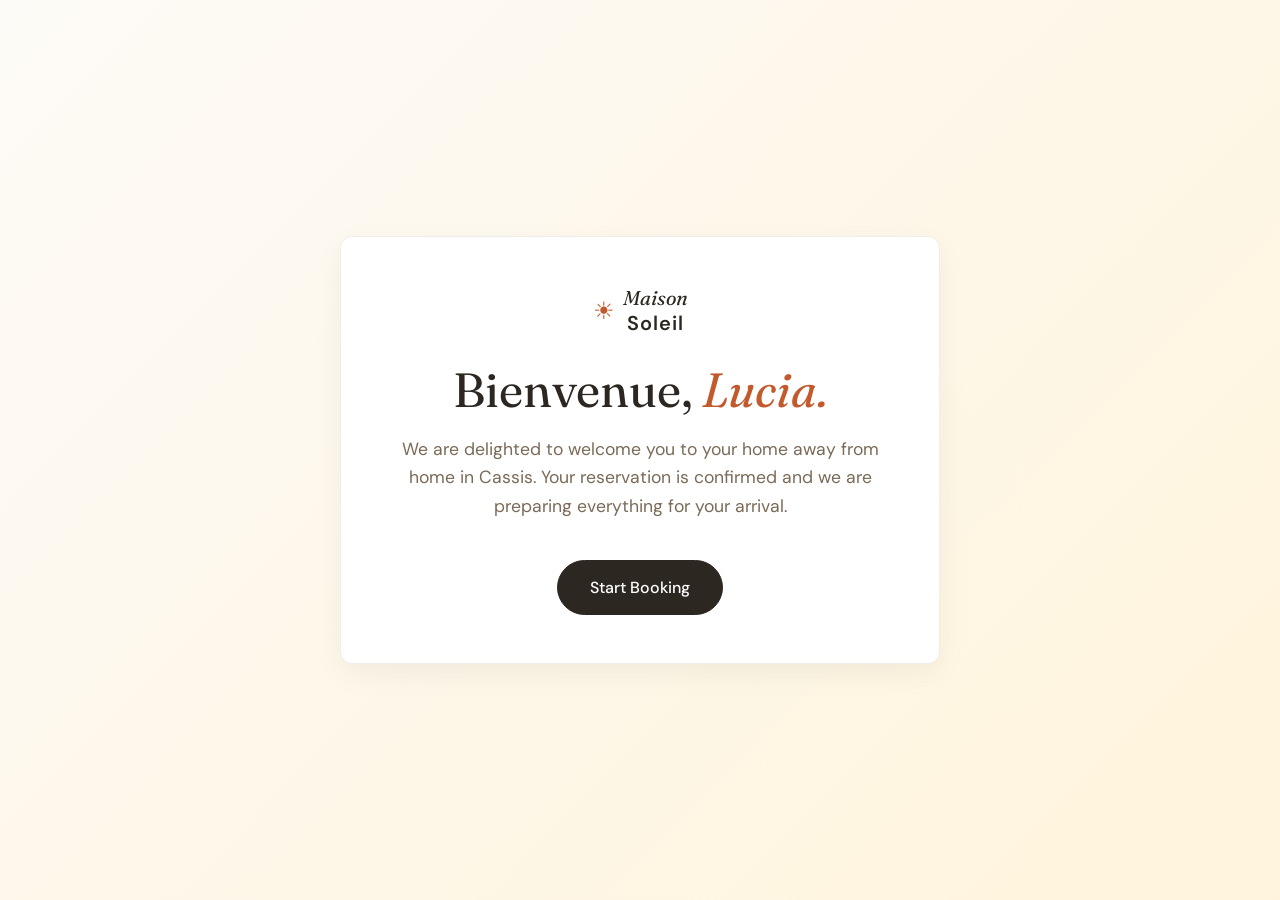
<file: index.html>
<!DOCTYPE html>
<html lang="en">
<head>
  <meta charset="UTF-8">
  <meta name="viewport" content="width=device-width, initial-scale=1.0">
  <title>Maison Soleil - Welcome</title>
  <link rel="preconnect" href="https://fonts.googleapis.com">
  <link rel="preconnect" href="https://fonts.gstatic.com" crossorigin>
  <link href="https://fonts.googleapis.com/css2?family=DM+Mono:wght@400;500&family=DM+Sans:wght@400;500;600&family=Fraunces:ital,opsz,wght@0,9..144,400;1,9..144,400&display=swap" rel="stylesheet">
  <link rel="stylesheet" href="css/style.css">
  <link rel="stylesheet" href="css/booking.css">
</head>
<body style="justify-content: center; align-items: center; text-align: center; padding: 2rem; background: linear-gradient(135deg, var(--neutral-50), var(--sun-50));">

  <div class="booking-container" style="max-width: 600px;">
    <a href="index.html" class="logo" style="justify-content: center; margin-bottom: 1.5rem;">
      <span class="sun-icon">☀</span>
      <div>
        <div style="font-family: var(--font-serif); font-style: italic;">Maison</div>
        <div style="font-weight: 600; letter-spacing: 0.05em;">Soleil</div>
      </div>
    </a>
    
    <h1 style="font-size: 3rem; margin-bottom: 1rem; color: var(--neutral-900);">Bienvenue, <span style="color: var(--terracotta-500); font-style: italic;">Lucia.</span></h1>
    <p style="color: var(--neutral-600); font-size: 1.1rem; margin-bottom: 2.5rem; line-height: 1.6;">We are delighted to welcome you to your home away from home in Cassis. Your reservation is confirmed and we are preparing everything for your arrival.</p>
    
    <a href="booking.html" class="btn btn-primary" style="padding: 1rem 2rem; font-size: 1rem;">Start Booking</a>
  </div>

</body>
</html>
</file>
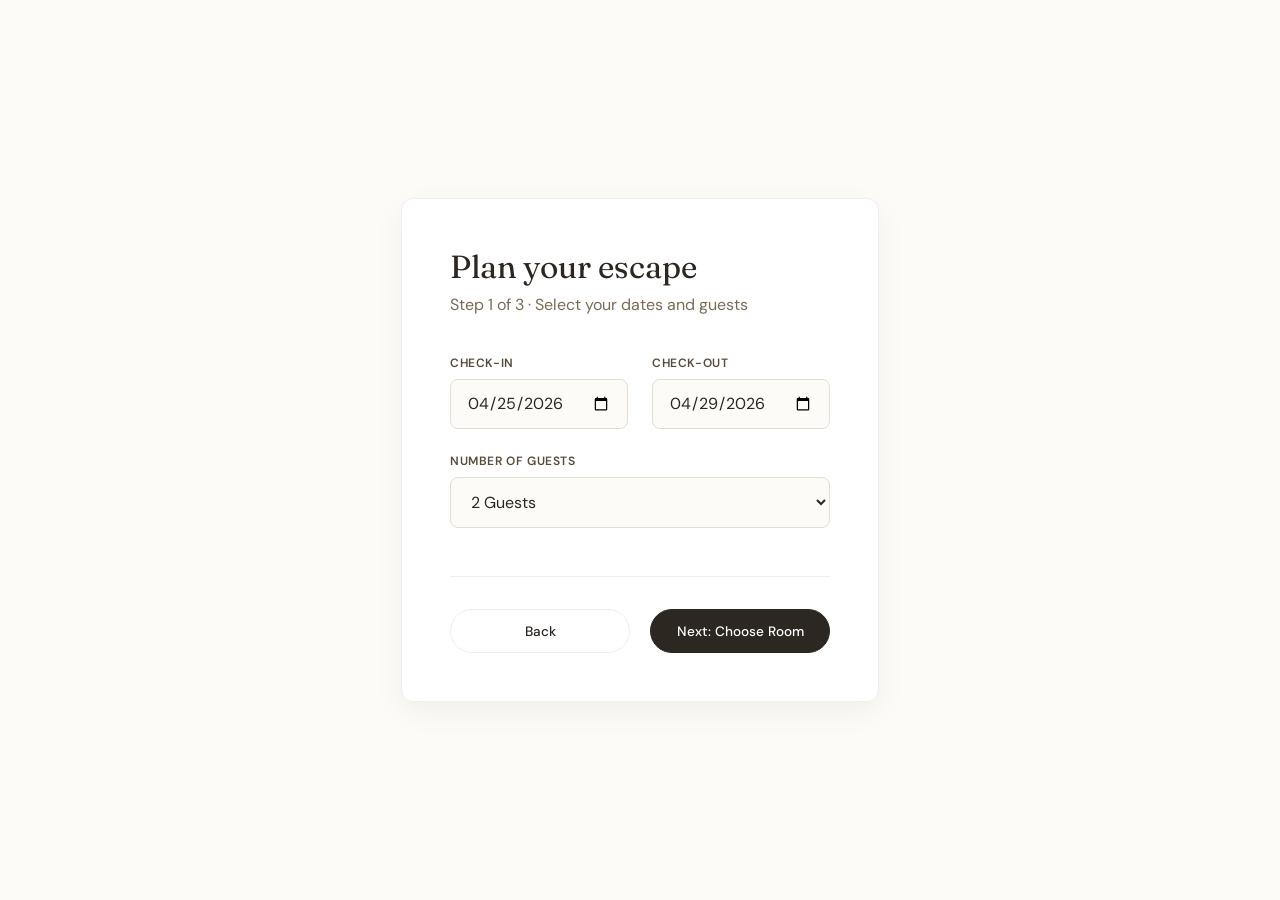
<file: booking.html>
<!DOCTYPE html>
<html lang="en">
<head>
  <meta charset="UTF-8">
  <meta name="viewport" content="width=device-width, initial-scale=1.0">
  <title>Book Your Stay - Maison Soleil</title>
  <link href="https://fonts.googleapis.com/css2?family=DM+Mono:wght@400;500&family=DM+Sans:wght@400;500;600&family=Fraunces:ital,opsz,wght@0,9..144,400;1,9..144,400&display=swap" rel="stylesheet">
  <link rel="stylesheet" href="css/style.css">
  <link rel="stylesheet" href="css/booking.css">
</head>
<body>
  <main class="main-content" style="margin-left: 0; width: 100%; display: flex; justify-content: center; align-items: center;">
    <div class="booking-container">
      <h2>Plan your escape</h2>
      <p class="subtitle">Step 1 of 3 · Select your dates and guests</p>

      <div class="form-row">
        <div class="form-group">
          <label>Check-in</label>
          <input type="date" id="checkin" class="form-control" value="2026-04-25">
        </div>
        <div class="form-group">
          <label>Check-out</label>
          <input type="date" id="checkout" class="form-control" value="2026-04-29">
        </div>
      </div>

      <div class="form-group">
        <label>Number of Guests</label>
        <select id="guests" class="form-control">
          <option value="1">1 Guest</option>
          <option value="2" selected>2 Guests</option>
          <option value="3">3 Guests</option>
          <option value="4">4 Guests</option>
        </select>
      </div>

      <div class="booking-nav">
        <a href="index.html" class="btn">Back</a>
        <button onclick="saveStep1()" class="btn btn-primary">Next: Choose Room</button>
      </div>
    </div>
  </main>

  <script src="js/booking.js"></script>
  <script>
    function saveStep1() {
      const checkin = document.getElementById('checkin').value;
      const checkout = document.getElementById('checkout').value;
      const guests = document.getElementById('guests').value;

      saveBookingData('checkin', checkin);
      saveBookingData('checkout', checkout);
      saveBookingData('guests', guests);

      window.location.href = 'rooms.html';
    }
  </script>
</body>
</html>
</file>
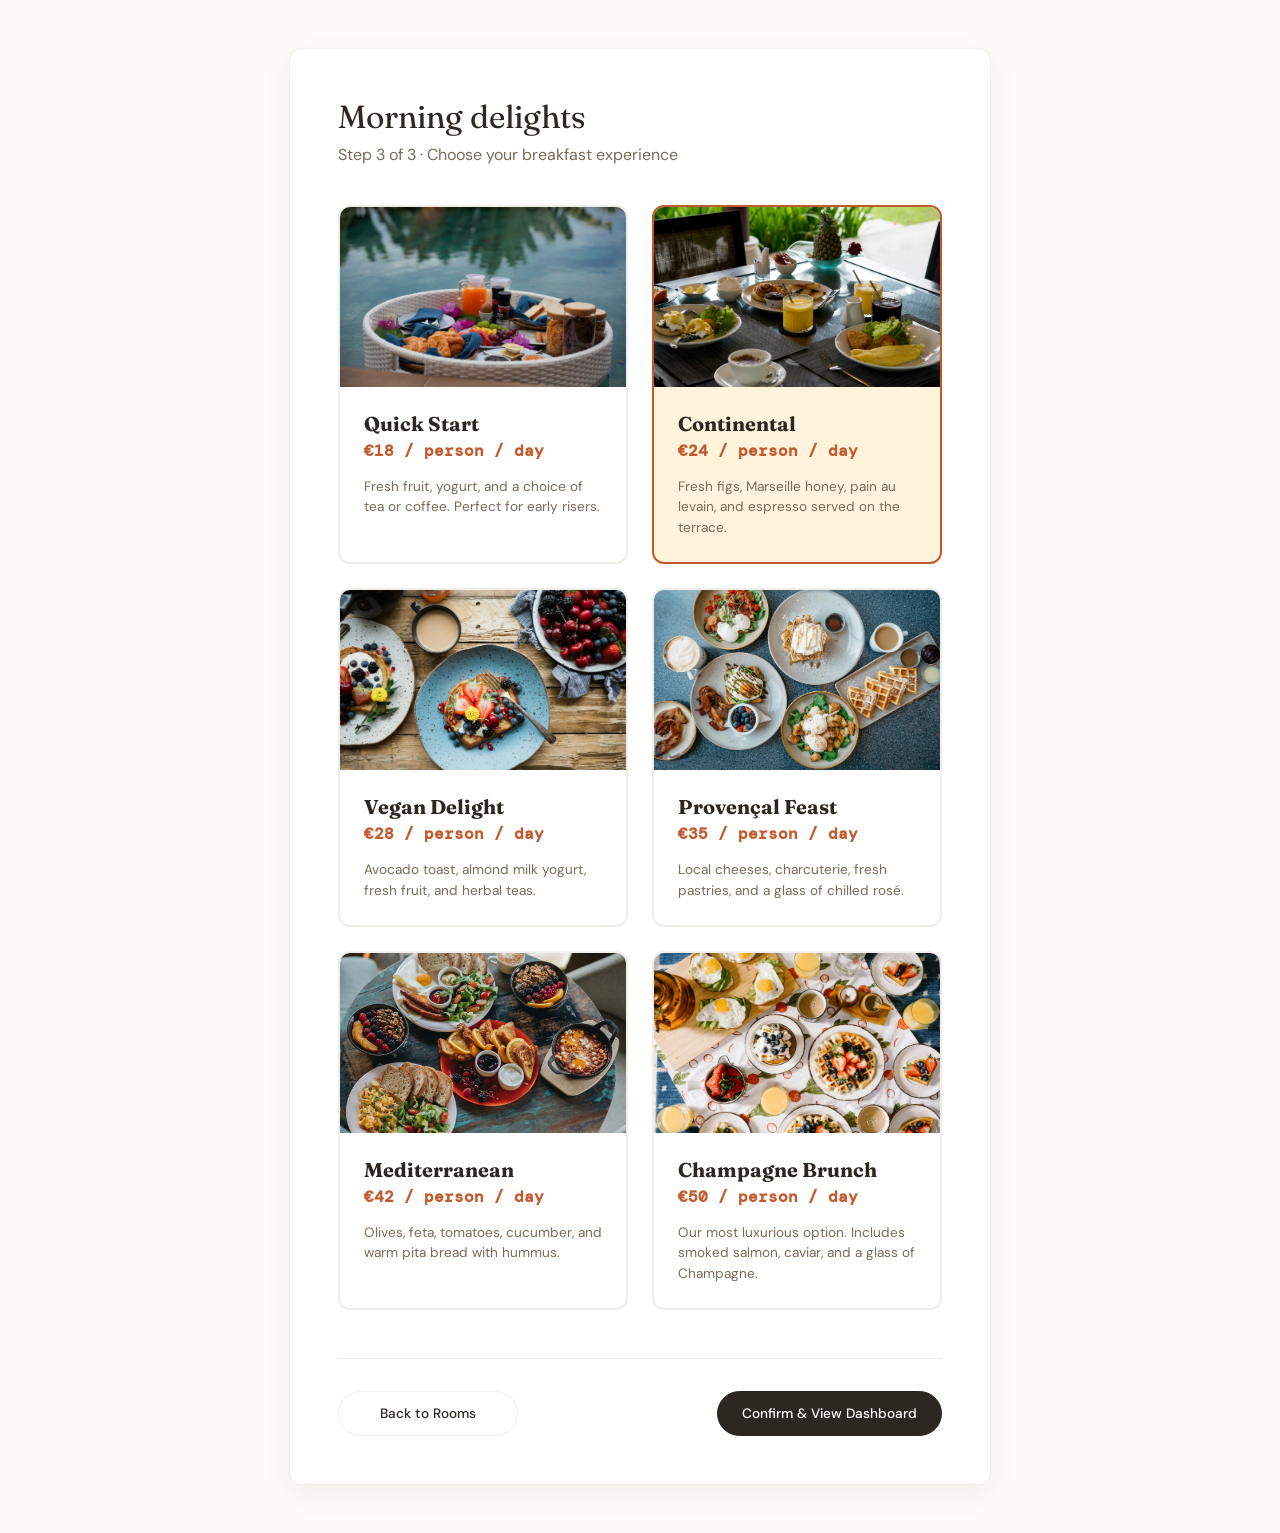
<file: breakfast.html>
<!DOCTYPE html>
<html lang="en">
<head>
  <meta charset="UTF-8">
  <meta name="viewport" content="width=device-width, initial-scale=1.0">
  <title>Breakfast Menu - Maison Soleil</title>
  <link href="https://fonts.googleapis.com/css2?family=DM+Mono:wght@400;500&family=DM+Sans:wght@400;500;600&family=Fraunces:ital,opsz,wght@0,9..144,400;1,9..144,400&display=swap" rel="stylesheet">
  <link rel="stylesheet" href="css/style.css">
  <link rel="stylesheet" href="css/booking.css">
</head>
<body>
  <main class="main-content" style="margin-left: 0; width: 100%; display: flex; justify-content: center; align-items: center;">
    <div class="booking-container">
      <h2>Morning delights</h2>
      <p class="subtitle">Step 3 of 3 · Choose your breakfast experience</p>

      <div class="selection-grid">
        <!-- Option 1 -->
        <div class="selection-card" onclick="selectBreakfast(this, 'b1')">
          <img src="img/b1.jpg" alt="Quick Start">
          <div class="card-body">
            <h4>Quick Start</h4>
            <div class="price">€18 / person / day</div>
            <p>Fresh fruit, yogurt, and a choice of tea or coffee. Perfect for early risers.</p>
          </div>
        </div>

        <!-- Option 2 -->
        <div class="selection-card" onclick="selectBreakfast(this, 'b2')">
          <img src="img/b2.jpg" alt="Continental">
          <div class="card-body">
            <h4>Continental</h4>
            <div class="price">€24 / person / day</div>
            <p>Fresh figs, Marseille honey, pain au levain, and espresso served on the terrace.</p>
          </div>
        </div>

        <!-- Option 3 -->
        <div class="selection-card" onclick="selectBreakfast(this, 'b3')">
          <img src="img/b3.jpg" alt="Vegan Delight">
          <div class="card-body">
            <h4>Vegan Delight</h4>
            <div class="price">€28 / person / day</div>
            <p>Avocado toast, almond milk yogurt, fresh fruit, and herbal teas.</p>
          </div>
        </div>

        <!-- Option 4 -->
        <div class="selection-card" onclick="selectBreakfast(this, 'b4')">
          <img src="img/b4.jpg" alt="Provençal Feast">
          <div class="card-body">
            <h4>Provençal Feast</h4>
            <div class="price">€35 / person / day</div>
            <p>Local cheeses, charcuterie, fresh pastries, and a glass of chilled rosé.</p>
          </div>
        </div>

        <!-- Option 5 -->
        <div class="selection-card" onclick="selectBreakfast(this, 'b5')">
          <img src="img/b5.jpg" alt="Mediterranean">
          <div class="card-body">
            <h4>Mediterranean</h4>
            <div class="price">€42 / person / day</div>
            <p>Olives, feta, tomatoes, cucumber, and warm pita bread with hummus.</p>
          </div>
        </div>

        <!-- Option 6 -->
        <div class="selection-card" onclick="selectBreakfast(this, 'b6')">
          <img src="img/b6.jpg" alt="Champagne Brunch">
          <div class="card-body">
            <h4>Champagne Brunch</h4>
            <div class="price">€50 / person / day</div>
            <p>Our most luxurious option. Includes smoked salmon, caviar, and a glass of Champagne.</p>
          </div>
        </div>
      </div>

      <div class="booking-nav">
        <a href="rooms.html" class="btn">Back to Rooms</a>
        <button onclick="saveBreakfast()" class="btn btn-primary">Confirm & View Dashboard</button>
      </div>
    </div>
  </main>

  <script src="js/booking.js"></script>
  <script>
    let selectedBreakfast = 'b2'; // Default

    function selectBreakfast(element, type) {
      document.querySelectorAll('.selection-card').forEach(card => card.classList.remove('selected'));
      element.classList.add('selected');
      selectedBreakfast = type;
    }

    function saveBreakfast() {
      saveBookingData('breakfast', selectedBreakfast);
      window.location.href = 'dashboard.html';
    }

    document.addEventListener('DOMContentLoaded', () => {
      const saved = getBookingData('breakfast', 'b2');
      const cards = document.querySelectorAll('.selection-card');
      cards.forEach(card => {
        if(card.getAttribute('onclick').includes(saved)) {
          card.classList.add('selected');
          selectedBreakfast = saved;
        }
      });
    });
  </script>
</body>
</html>
</file>
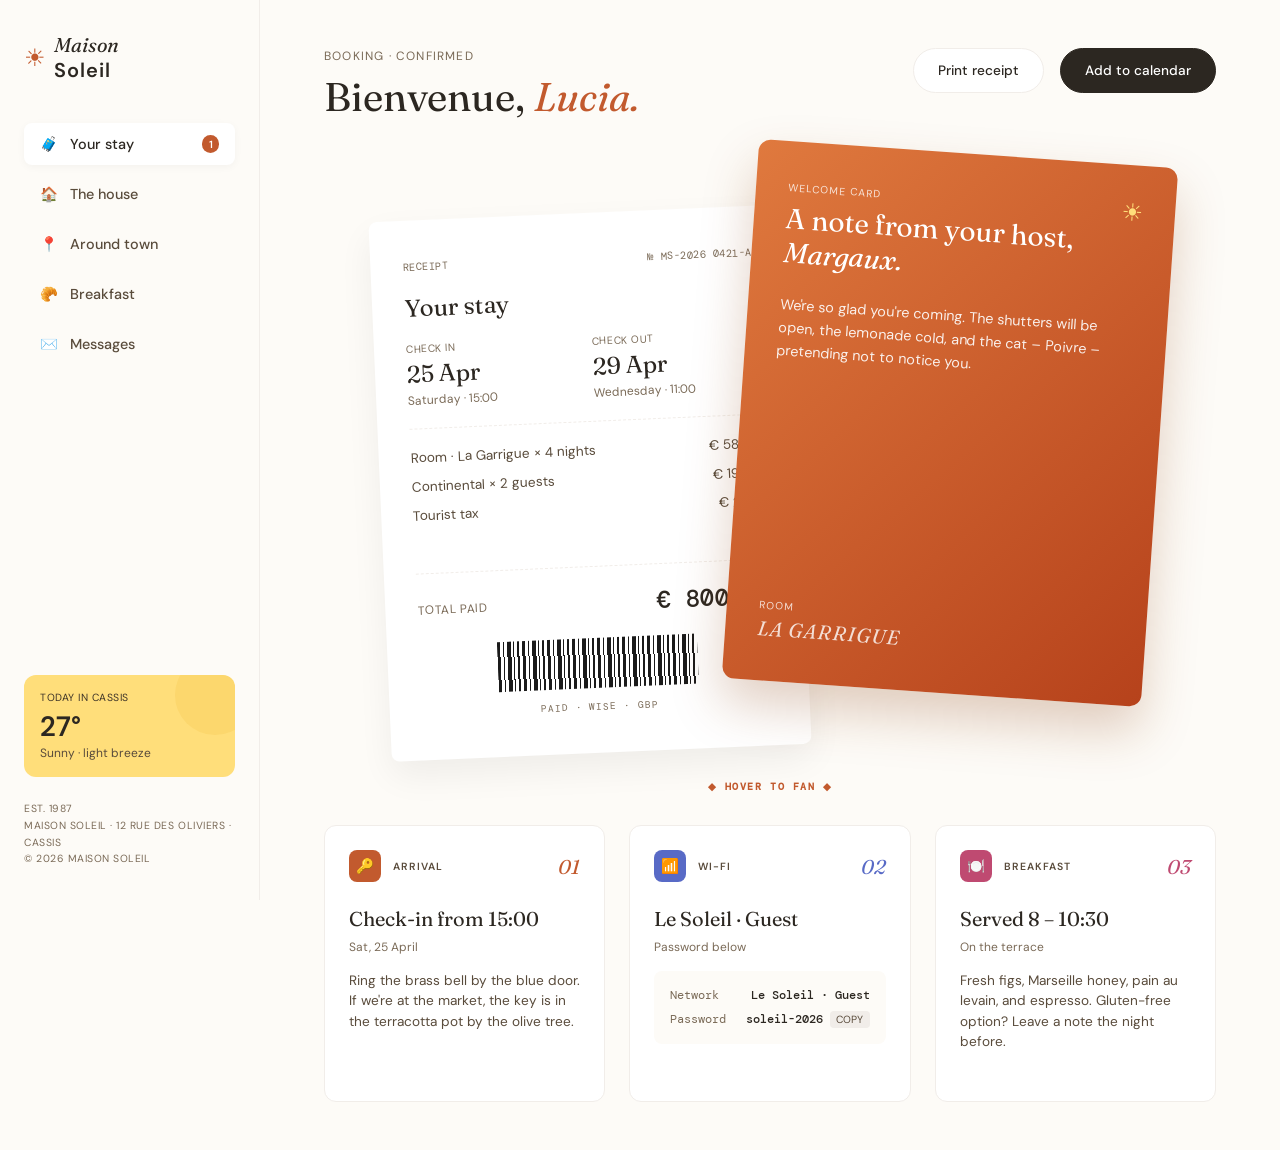
<file: dashboard.html>
<!DOCTYPE html>
<html lang="en">
<head>
  <meta charset="UTF-8">
  <meta name="viewport" content="width=device-width, initial-scale=1.0">
  <title>Maison Soleil - Your Stay</title>
  <link rel="preconnect" href="https://fonts.googleapis.com">
  <link rel="preconnect" href="https://fonts.gstatic.com" crossorigin>
  <link href="https://fonts.googleapis.com/css2?family=DM+Mono:wght@400;500&family=DM+Sans:wght@400;500;600&family=Fraunces:ital,opsz,wght@0,9..144,400;1,9..144,400&display=swap" rel="stylesheet">
  <link rel="stylesheet" href="css/style.css">
  <link rel="stylesheet" href="css/dashboard.css">
</head>
<body>

  <!-- Sidebar -->
  <aside class="sidebar">
    <a href="dashboard.html" class="logo">
      <span class="sun-icon">☀</span>
      <div>
        <div style="font-family: var(--font-serif); font-style: italic;">Maison</div>
        <div style="font-weight: 600; letter-spacing: 0.05em;">Soleil</div>
      </div>
    </a>

    <ul class="nav-menu">
      <li><a href="dashboard.html"><span>🧳</span> Your stay <span class="badge">1</span></a></li>
      <li><a href="house.html"><span>🏠</span> The house</a></li>
      <li><a href="town.html"><span>📍</span> Around town</a></li>
      <li><a href="breakfast.html"><span>🥐</span> Breakfast</a></li>
      <li><a href="messages.html"><span>✉️</span> Messages</a></li>
    </ul>

    <div class="sidebar-bottom">
      <div class="weather-widget">
        <div class="weather-label">Today in Cassis</div>
        <div class="weather-temp">27°</div>
        <div class="weather-desc">Sunny · light breeze</div>
      </div>
      <div class="copyright">
        Est. 1987<br>
        Maison Soleil · 12 Rue des Oliviers · Cassis<br>
        © 2026 Maison Soleil
      </div>
    </div>
  </aside>

  <!-- Main Content -->
  <main class="main-content">
    <header class="header-actions">
      <div class="header-text">
        <p>Booking · Confirmed</p>
        <h1>Bienvenue, <span>Lucia.</span></h1>
      </div>
      <div class="actions">
        <button class="btn" onclick="window.print()">Print receipt</button>
        <button class="btn btn-primary">Add to calendar</button>
      </div>
    </header>

    <!-- Hero Cards Section -->
    <section class="hero-cards">
      
      <!-- Card 1: Receipt (Background) -->
      <div class="receipt">
        <div class="receipt-header">
          <span>Receipt</span>
          <span>№ MS-2026 0421-AH</span>
        </div>
        <div class="receipt-title">Your stay</div>
        
        <div class="dates">
          <div>
            <div class="date-label">Check in</div>
            <div class="date-value">25 Apr</div>
            <div class="date-sub">Saturday · 15:00</div>
          </div>
          <div>
            <div class="date-label">Check out</div>
            <div class="date-value">29 Apr</div>
            <div class="date-sub">Wednesday · 11:00</div>
          </div>
        </div>

        <div class="line-items">
          <!-- Dynamically populated by dashboard.js -->
        </div>

        <div class="total">
          <span>Total paid</span>
          <span class="total-amount">€ 0.00</span>
        </div>

        <div class="barcode-container">
          <div class="barcode"></div>
          <div class="receipt-footer">Paid · Wise · GBP</div>
        </div>
      </div>

      <!-- Card 2: Welcome Card (Foreground) -->
      <div class="welcome-card">
        <span class="sun-icon">☀</span>
        <div class="welcome-label">Welcome Card</div>
        <div class="welcome-title">
          A note from your host,
          <span>Margaux.</span>
        </div>
        <div class="welcome-message">
          We're so glad you're coming. The shutters will be open, the lemonade cold, and the cat – Poivre – pretending not to notice you.
        </div>
        <div class="room-info">
          Room
          <div class="room-name">La Garrigue</div>
        </div>
      </div>

      <div class="hover-hint">◆ Hover to fan ◆</div>
    </section>

    <!-- Info Cards Section -->
    <section class="info-cards">
      <!-- Arrival -->
      <div class="info-card">
        <div class="card-header">
          <div class="card-title-group">
            <div class="icon-box arrival">🔑</div>
            <span class="card-label">Arrival</span>
          </div>
          <span class="card-number arrival">01</span>
        </div>
        <h3>Check-in from 15:00</h3>
        <div class="subtitle">Sat, 25 April</div>
        <p>Ring the brass bell by the blue door. If we're at the market, the key is in the terracotta pot by the olive tree.</p>
      </div>

      <!-- Wi-Fi -->
      <div class="info-card">
        <div class="card-header">
          <div class="card-title-group">
            <div class="icon-box wifi">📶</div>
            <span class="card-label">Wi-Fi</span>
          </div>
          <span class="card-number wifi">02</span>
        </div>
        <h3>Le Soleil · Guest</h3>
        <div class="subtitle">Password below</div>
        <div class="wifi-details">
          <div class="wifi-row">
            <span>Network</span>
            <span class="wifi-value">Le Soleil · Guest</span>
          </div>
          <div class="wifi-row">
            <span>Password</span>
            <span class="wifi-value">
              soleil-2026 
              <button class="copy-btn" onclick="copyWifi()">COPY</button>
            </span>
          </div>
        </div>
      </div>

      <!-- Breakfast -->
      <div class="info-card">
        <div class="card-header">
          <div class="card-title-group">
            <div class="icon-box breakfast">🍽️</div>
            <span class="card-label">Breakfast</span>
          </div>
          <span class="card-number breakfast">03</span>
        </div>
        <h3>Served 8 – 10:30</h3>
        <div class="subtitle">On the terrace</div>
        <p>Fresh figs, Marseille honey, pain au levain, and espresso. Gluten-free option? Leave a note the night before.</p>
      </div>
    </section>
  </main>

  <script src="js/booking.js"></script>
  <script src="js/dashboard.js"></script>
  <script src="js/main.js"></script>
</body>
</html>
</file>
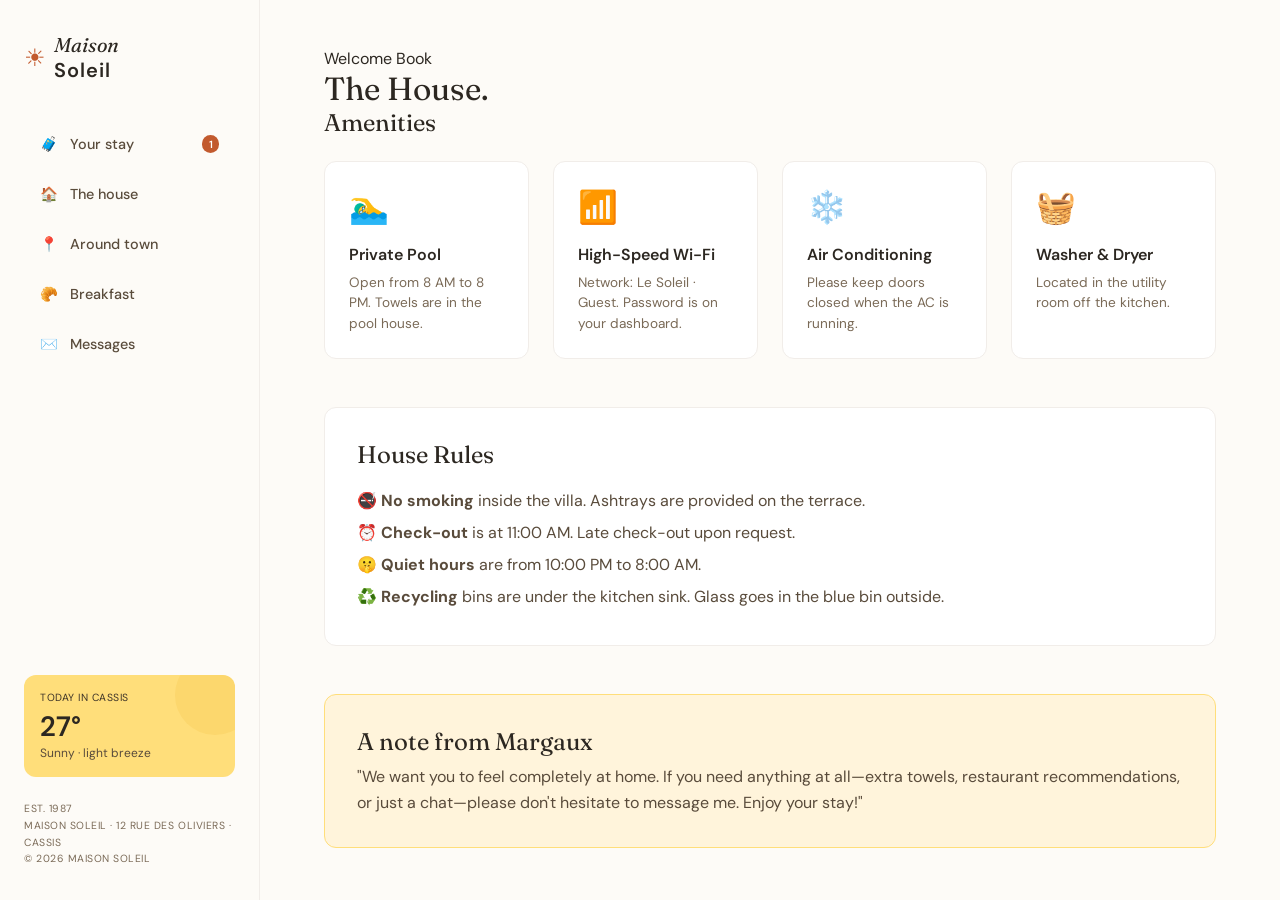
<file: house.html>
<!DOCTYPE html>
<html lang="en">
<head>
  <meta charset="UTF-8">
  <meta name="viewport" content="width=device-width, initial-scale=1.0">
  <title>The House - Maison Soleil</title>
  <link href="https://fonts.googleapis.com/css2?family=DM+Mono:wght@400;500&family=DM+Sans:wght@400;500;600&family=Fraunces:ital,opsz,wght@0,9..144,400;1,9..144,400&display=swap" rel="stylesheet">
  <link rel="stylesheet" href="css/style.css">
</head>
<body>

  <aside class="sidebar">
    <a href="dashboard.html" class="logo">
      <span class="sun-icon">☀</span>
      <div>
        <div style="font-family: var(--font-serif); font-style: italic;">Maison</div>
        <div style="font-weight: 600; letter-spacing: 0.05em;">Soleil</div>
      </div>
    </a>
    <ul class="nav-menu">
      <li><a href="dashboard.html"><span>🧳</span> Your stay <span class="badge">1</span></a></li>
      <li><a href="house.html"><span>🏠</span> The house</a></li>
      <li><a href="town.html"><span>📍</span> Around town</a></li>
      <li><a href="breakfast.html"><span>🥐</span> Breakfast</a></li>
      <li><a href="messages.html"><span>✉️</span> Messages</a></li>
    </ul>
    <div class="sidebar-bottom">
      <div class="weather-widget">
        <div class="weather-label">Today in Cassis</div>
        <div class="weather-temp">27°</div>
        <div class="weather-desc">Sunny · light breeze</div>
      </div>
      <div class="copyright">
        Est. 1987<br>Maison Soleil · 12 Rue des Oliviers · Cassis<br>© 2026 Maison Soleil
      </div>
    </div>
  </aside>

    <main class="main-content">
    <header class="header-actions">
      <div class="header-text">
        <p>Welcome Book</p>
        <h1>The <span>House.</span></h1>
      </div>
    </header>

    <!-- Amenities Section -->
    <section style="margin-bottom: 3rem;">
      <h2 style="font-size: 1.5rem; margin-bottom: 1.5rem;">Amenities</h2>
      <div class="amenities-grid">
        <div class="amenity-card">
          <span class="amenity-icon">🏊‍♂️</span>
          <h4>Private Pool</h4>
          <p>Open from 8 AM to 8 PM. Towels are in the pool house.</p>
        </div>
        <div class="amenity-card">
          <span class="amenity-icon">📶</span>
          <h4>High-Speed Wi-Fi</h4>
          <p>Network: Le Soleil · Guest. Password is on your dashboard.</p>
        </div>
        <div class="amenity-card">
          <span class="amenity-icon">❄️</span>
          <h4>Air Conditioning</h4>
          <p>Please keep doors closed when the AC is running.</p>
        </div>
        <div class="amenity-card">
          <span class="amenity-icon">🧺</span>
          <h4>Washer & Dryer</h4>
          <p>Located in the utility room off the kitchen.</p>
        </div>
      </div>
    </section>

    <!-- House Rules Section -->
    <section style="margin-bottom: 3rem; background: var(--neutral-0); padding: 2rem; border-radius: 12px; border: 1px solid var(--neutral-200);">
      <h2 style="font-size: 1.5rem; margin-bottom: 1rem;">House Rules</h2>
      <ul style="list-style: none; line-height: 2; color: var(--neutral-700);">
        <li>🚭 <strong>No smoking</strong> inside the villa. Ashtrays are provided on the terrace.</li>
        <li>⏰ <strong>Check-out</strong> is at 11:00 AM. Late check-out upon request.</li>
        <li>🤫 <strong>Quiet hours</strong> are from 10:00 PM to 8:00 AM.</li>
        <li>♻️ <strong>Recycling</strong> bins are under the kitchen sink. Glass goes in the blue bin outside.</li>
      </ul>
    </section>

    <!-- Host Note -->
    <section style="background: var(--sun-50); padding: 2rem; border-radius: 12px; border: 1px solid var(--sun-200);">
      <h2 style="font-size: 1.5rem; margin-bottom: 0.5rem;">A note from Margaux</h2>
      <p style="color: var(--neutral-700); line-height: 1.6;">"We want you to feel completely at home. If you need anything at all—extra towels, restaurant recommendations, or just a chat—please don't hesitate to message me. Enjoy your stay!"</p>
    </section>
  </main>
</body>
</html>
</file>
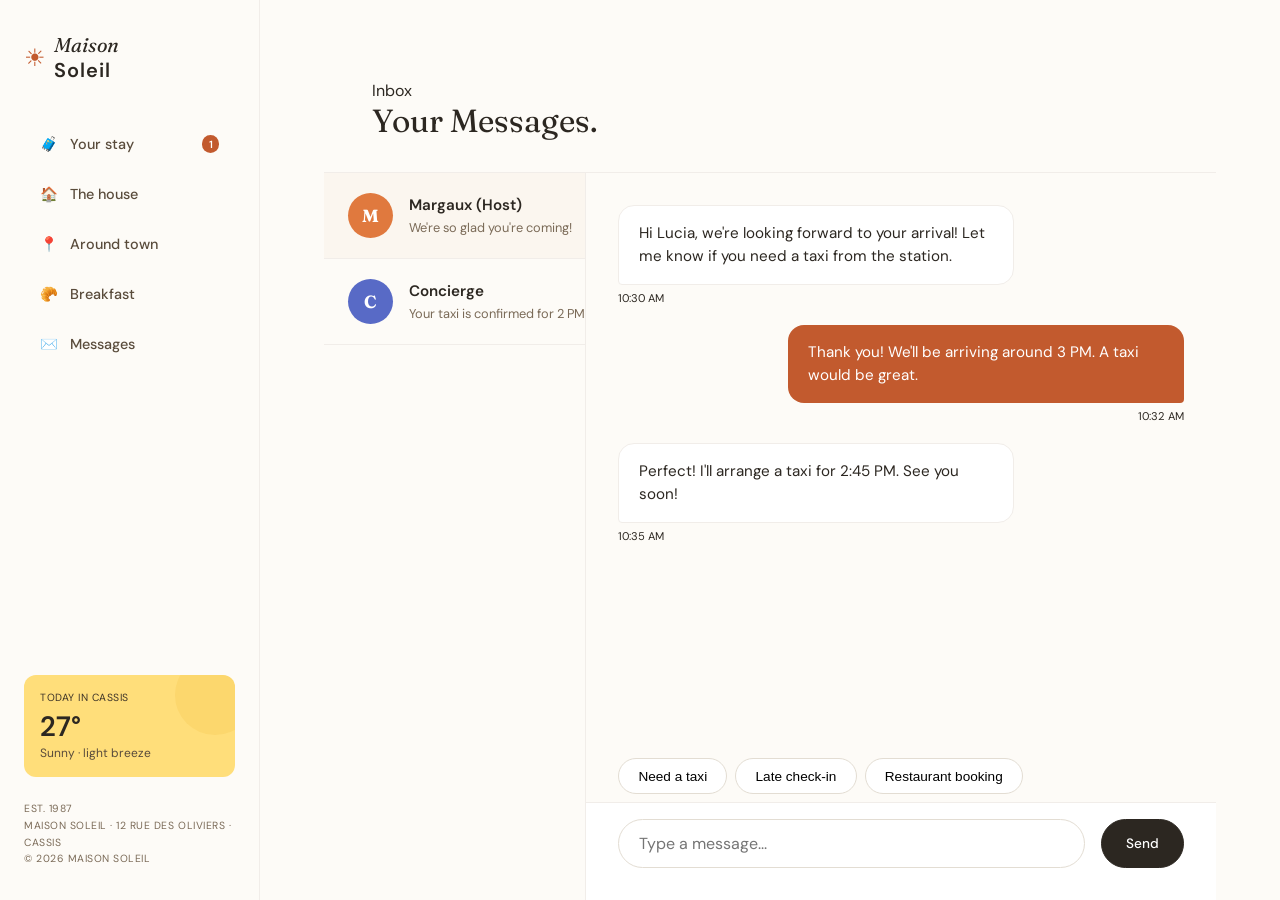
<file: messages.html>
<!DOCTYPE html>
<html lang="en">
<head>
  <meta charset="UTF-8">
  <meta name="viewport" content="width=device-width, initial-scale=1.0">
  <title>Messages - Maison Soleil</title>
  <link href="https://fonts.googleapis.com/css2?family=DM+Mono:wght@400;500&family=DM+Sans:wght@400;500;600&family=Fraunces:ital,opsz,wght@0,9..144,400;1,9..144,400&display=swap" rel="stylesheet">
  <link rel="stylesheet" href="css/style.css">
</head>
<body>

  <!-- Sidebar -->
  <aside class="sidebar">
    <a href="dashboard.html" class="logo">
      <span class="sun-icon">☀</span>
      <div>
        <div style="font-family: var(--font-serif); font-style: italic;">Maison</div>
        <div style="font-weight: 600; letter-spacing: 0.05em;">Soleil</div>
      </div>
    </a>
    <ul class="nav-menu">
      <li><a href="dashboard.html"><span>🧳</span> Your stay <span class="badge">1</span></a></li>
      <li><a href="house.html"><span>🏠</span> The house</a></li>
      <li><a href="town.html"><span>📍</span> Around town</a></li>
      <li><a href="breakfast.html"><span>🥐</span> Breakfast</a></li>
      <li><a href="messages.html"><span>✉️</span> Messages</a></li>
    </ul>
    <div class="sidebar-bottom">
      <div class="weather-widget">
        <div class="weather-label">Today in Cassis</div>
        <div class="weather-temp">27°</div>
        <div class="weather-desc">Sunny · light breeze</div>
      </div>
      <div class="copyright">
        Est. 1987<br>Maison Soleil · 12 Rue des Oliviers · Cassis<br>© 2026 Maison Soleil
      </div>
    </div>
  </aside>

  <!-- Main Content -->
  <main class="main-content messages-page">
    <header class="header-actions">
      <div class="header-text">
        <p>Inbox</p>
        <h1>Your <span>Messages.</span></h1>
      </div>
    </header>

    <!-- Chat Interface -->
    <div class="chat-container">
      <!-- Sidebar (Conversations) -->
      <div class="chat-sidebar">
        <div class="chat-user active">
          <div class="avatar" style="background: var(--terracotta-400);">M</div>
          <div class="user-info">
            <h5>Margaux (Host)</h5>
            <p>We're so glad you're coming!</p>
          </div>
        </div>
        <div class="chat-user">
          <div class="avatar" style="background: var(--blue-500);">C</div>
          <div class="user-info">
            <h5>Concierge</h5>
            <p>Your taxi is confirmed for 2 PM.</p>
          </div>
        </div>
      </div>

      <!-- Chat Main Area -->
      <div class="chat-main">
        <!-- Chat Messages -->
        <div class="chat-messages">
          <div class="message received">
            <div class="bubble">Hi Lucia, we're looking forward to your arrival! Let me know if you need a taxi from the station.</div>
            <span class="time">10:30 AM</span>
          </div>
          <div class="message sent">
            <div class="bubble">Thank you! We'll be arriving around 3 PM. A taxi would be great.</div>
            <span class="time">10:32 AM</span>
          </div>
          <div class="message received">
            <div class="bubble">Perfect! I'll arrange a taxi for 2:45 PM. See you soon!</div>
            <span class="time">10:35 AM</span>
          </div>
        </div>

        <!-- Quick Replies -->
        <div class="quick-replies">
          <button class="chip">Need a taxi</button>
          <button class="chip">Late check-in</button>
          <button class="chip">Restaurant booking</button>
        </div>

        <!-- Input Area -->
        <div class="chat-input">
          <input type="text" placeholder="Type a message...">
          <button class="btn btn-primary">Send</button>
        </div>
      </div>
    </div>
  </main>

</body>
</html>
</file>
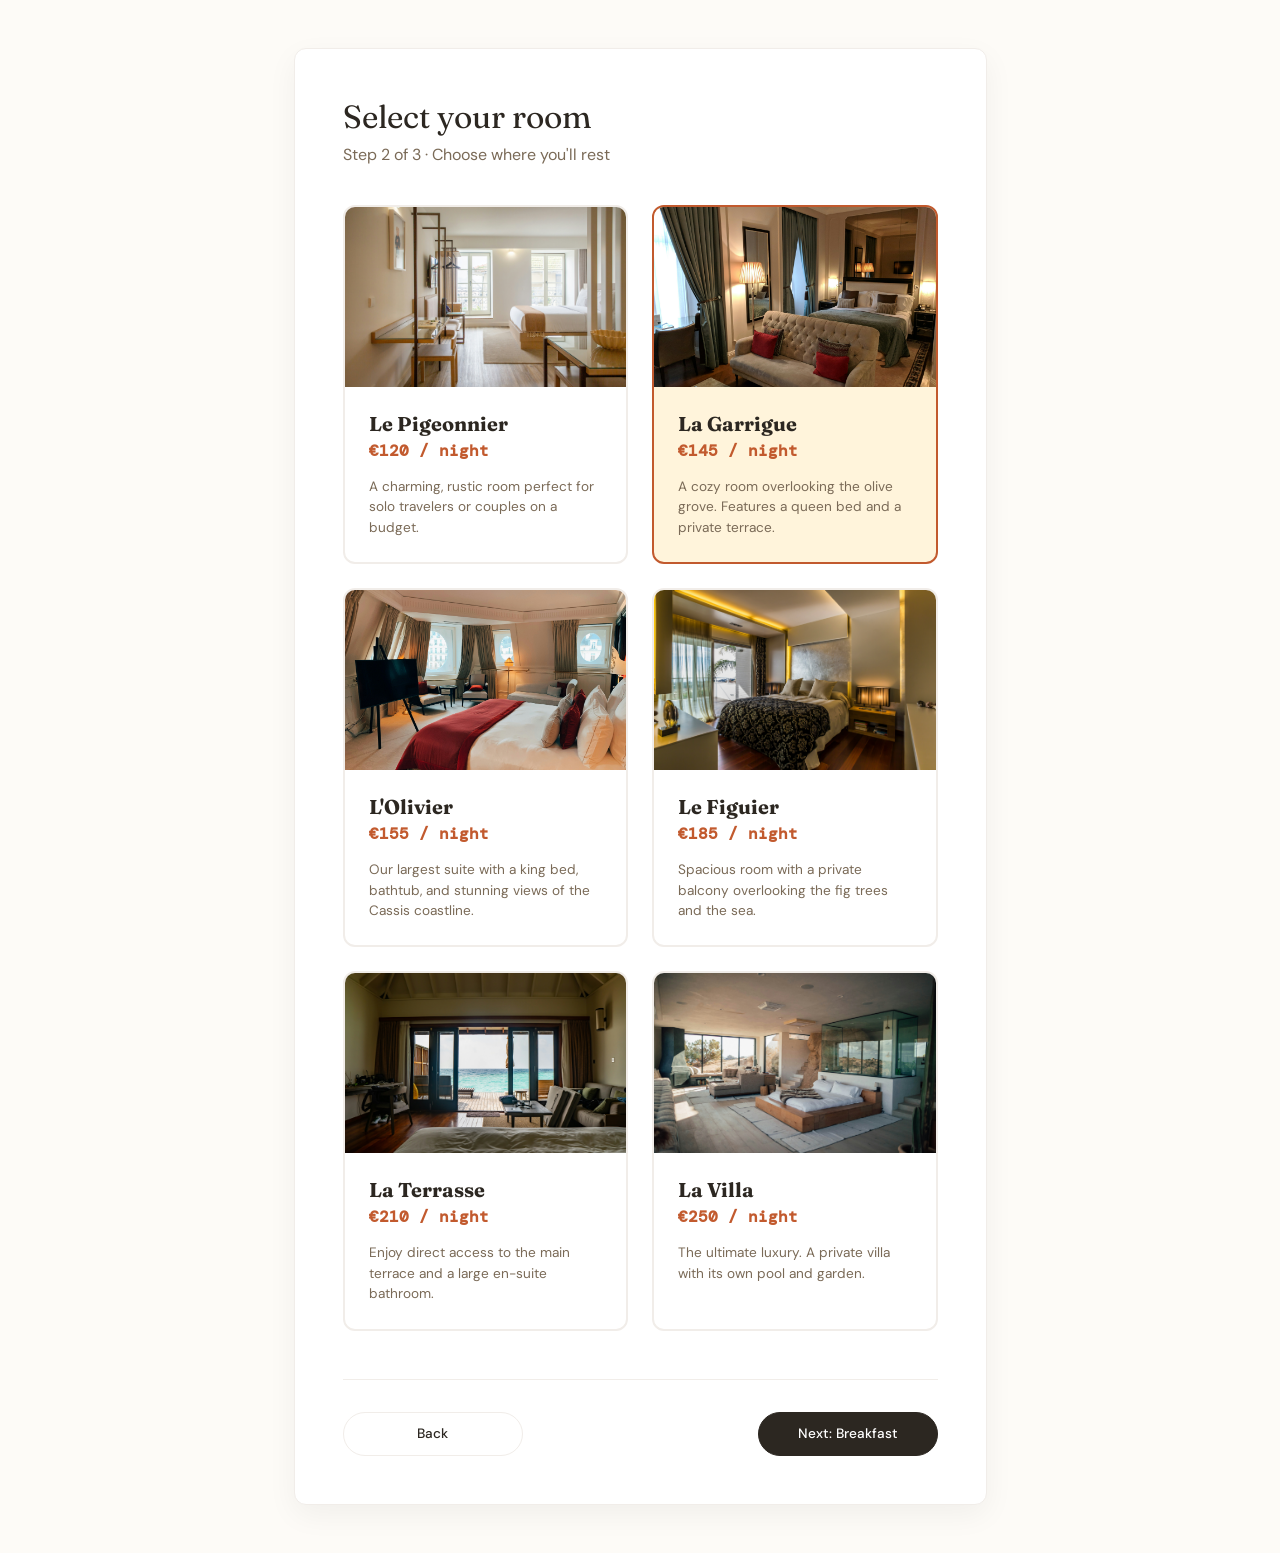
<file: rooms.html>
<!DOCTYPE html>
<html lang="en">
<head>
  <meta charset="UTF-8">
  <meta name="viewport" content="width=device-width, initial-scale=1.0">
  <title>Choose Your Room - Maison Soleil</title>
  <link href="https://fonts.googleapis.com/css2?family=DM+Mono:wght@400;500&family=DM+Sans:wght@400;500;600&family=Fraunces:ital,opsz,wght@0,9..144,400;1,9..144,400&display=swap" rel="stylesheet">
  <link rel="stylesheet" href="css/style.css">
  <link rel="stylesheet" href="css/booking.css">
</head>
<body>
  <main class="main-content" style="margin-left: 0; width: 100%; display: flex; justify-content: center; align-items: center;">
    <div class="booking-container">
      <h2>Select your room</h2>
      <p class="subtitle">Step 2 of 3 · Choose where you'll rest</p>

      <div class="selection-grid">
        <!-- Room 1 -->
        <div class="selection-card" onclick="selectRoom(this, 'room1')">
          <img src="img/r1.jpg" alt="Le Pigeonnier">
          <div class="card-body">
            <h4>Le Pigeonnier</h4>
            <div class="price">€120 / night</div>
            <p>A charming, rustic room perfect for solo travelers or couples on a budget.</p>
          </div>
        </div>

        <!-- Room 2 -->
        <div class="selection-card" onclick="selectRoom(this, 'room2')">
          <img src="img/r2.jpg" alt="La Garrigue">
          <div class="card-body">
            <h4>La Garrigue</h4>
            <div class="price">€145 / night</div>
            <p>A cozy room overlooking the olive grove. Features a queen bed and a private terrace.</p>
          </div>
        </div>

        <!-- Room 3 -->
        <div class="selection-card" onclick="selectRoom(this, 'room3')">
          <img src="img/r3.jpg" alt="L'Olivier">
          <div class="card-body">
            <h4>L'Olivier</h4>
            <div class="price">€155 / night</div>
            <p>Our largest suite with a king bed, bathtub, and stunning views of the Cassis coastline.</p>
          </div>
        </div>

        <!-- Room 4 -->
        <div class="selection-card" onclick="selectRoom(this, 'room4')">
          <img src="img/r4.jpg" alt="Le Figuier">
          <div class="card-body">
            <h4>Le Figuier</h4>
            <div class="price">€185 / night</div>
            <p>Spacious room with a private balcony overlooking the fig trees and the sea.</p>
          </div>
        </div>

        <!-- Room 5 -->
        <div class="selection-card" onclick="selectRoom(this, 'room5')">
          <img src="img/r5.jpg" alt="La Terrasse">
          <div class="card-body">
            <h4>La Terrasse</h4>
            <div class="price">€210 / night</div>
            <p>Enjoy direct access to the main terrace and a large en-suite bathroom.</p>
          </div>
        </div>

        <!-- Room 6 -->
        <div class="selection-card" onclick="selectRoom(this, 'room6')">
          <img src="img/r6.jpg" alt="La Villa">
          <div class="card-body">
            <h4>La Villa</h4>
            <div class="price">€250 / night</div>
            <p>The ultimate luxury. A private villa with its own pool and garden.</p>
          </div>
        </div>
      </div>

      <div class="booking-nav">
        <a href="booking.html" class="btn">Back</a>
        <button onclick="saveStep2()" class="btn btn-primary">Next: Breakfast</button>
      </div>
    </div>
  </main>

  <script src="js/booking.js"></script>
  <script>
    let selectedRoom = 'room2'; // Default

    function selectRoom(element, roomId) {
      document.querySelectorAll('.selection-card').forEach(card => card.classList.remove('selected'));
      element.classList.add('selected');
      selectedRoom = roomId;
    }

    function saveStep2() {
      saveBookingData('room', selectedRoom);
      window.location.href = 'breakfast.html';
    }

    document.addEventListener('DOMContentLoaded', () => {
      const savedRoom = getBookingData('room', 'room2');
      const cards = document.querySelectorAll('.selection-card');
      cards.forEach(card => {
        if(card.getAttribute('onclick').includes(savedRoom)) {
          card.classList.add('selected');
          selectedRoom = savedRoom;
        }
      });
    });
  </script>
</body>
</html>
</file>
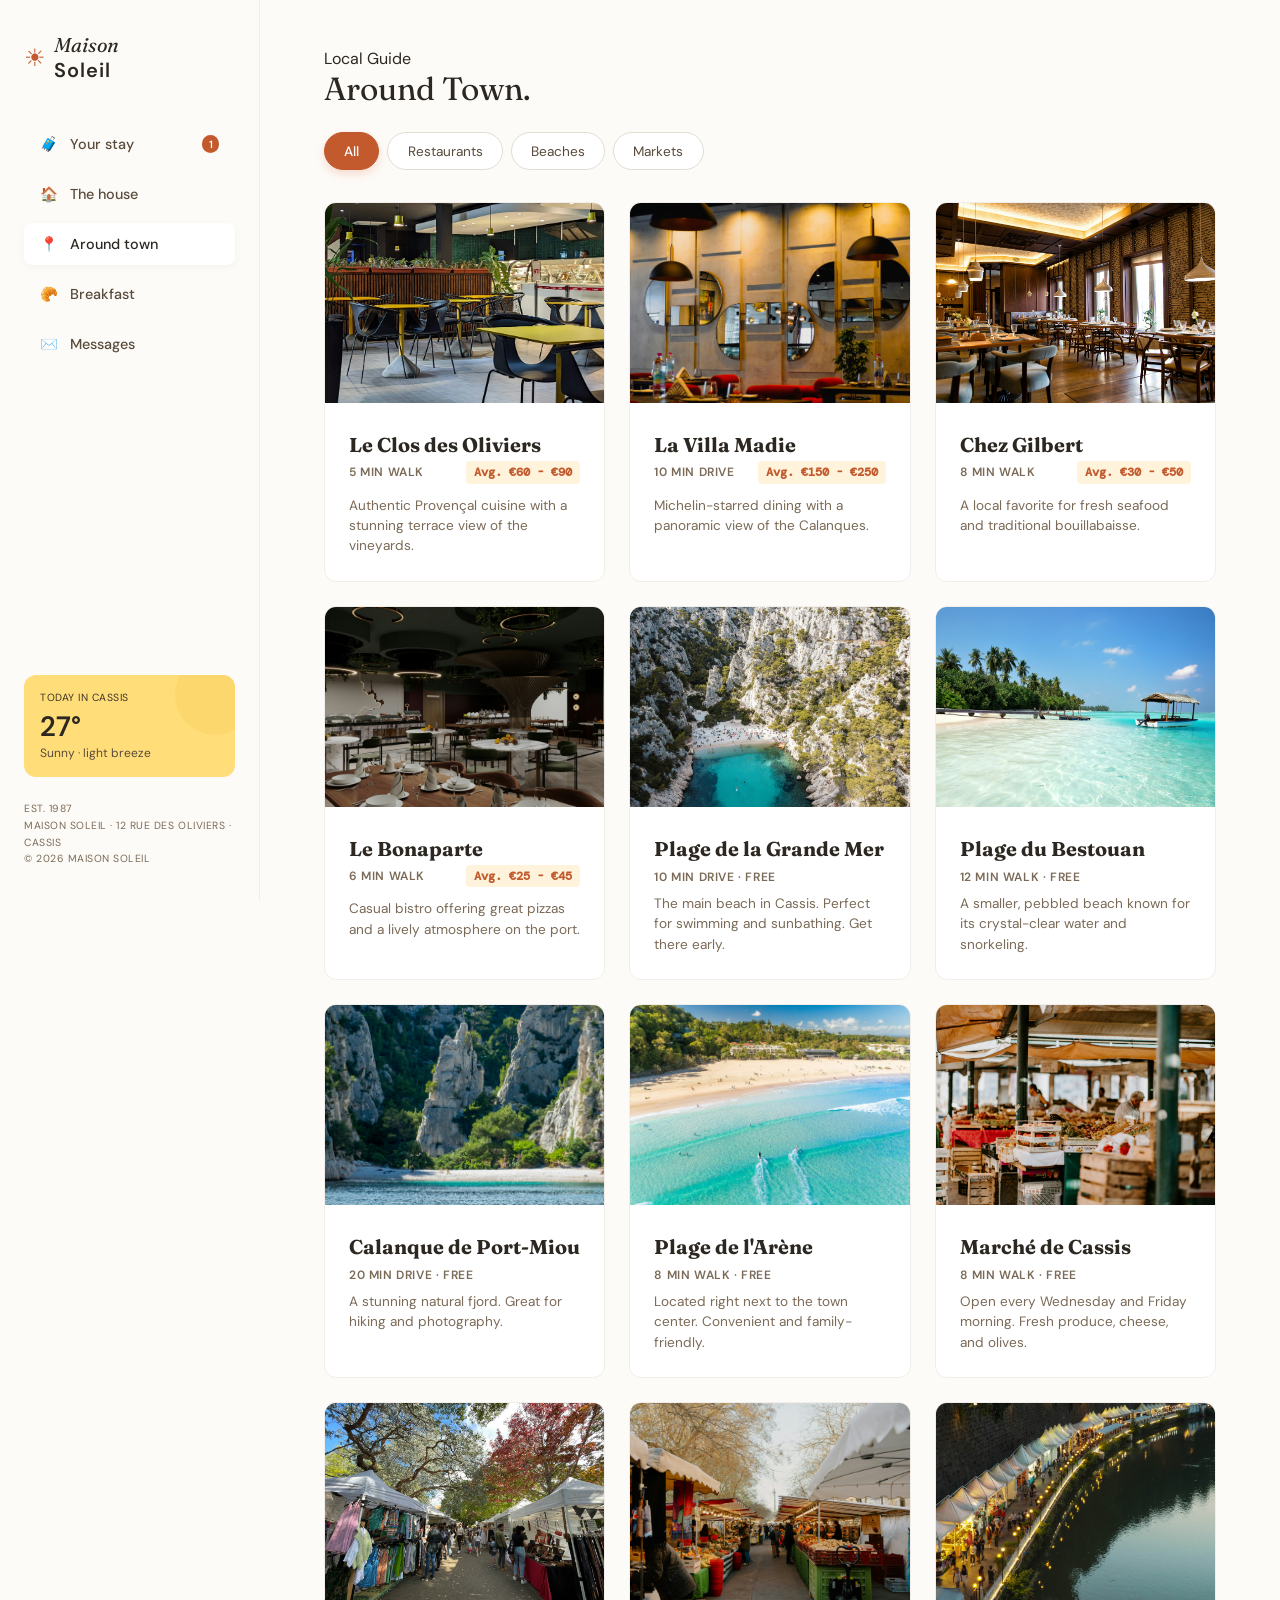
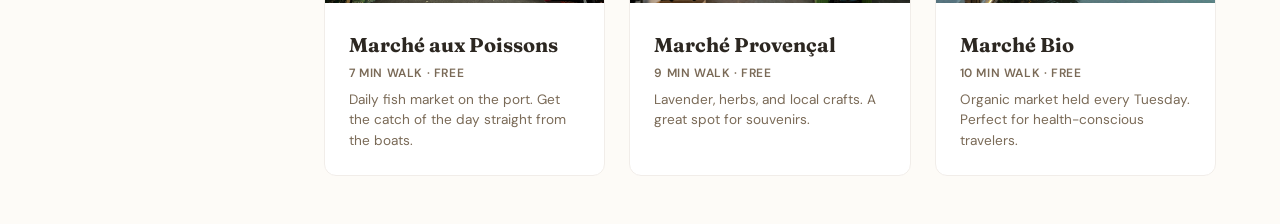
<file: town.html>
<!DOCTYPE html>
<html lang="en">
<head>
  <meta charset="UTF-8">
  <meta name="viewport" content="width=device-width, initial-scale=1.0">
  <title>Around Town - Maison Soleil</title>
  <link href="https://fonts.googleapis.com/css2?family=DM+Mono:wght@400;500&family=DM+Sans:wght@400;500;600&family=Fraunces:ital,opsz,wght@0,9..144,400;1,9..144,400&display=swap" rel="stylesheet">
  <link rel="stylesheet" href="css/style.css">
</head>
<body>

  <!-- Sidebar -->
  <aside class="sidebar">
    <a href="dashboard.html" class="logo">
      <span class="sun-icon">☀</span>
      <div>
        <div style="font-family: var(--font-serif); font-style: italic;">Maison</div>
        <div style="font-weight: 600; letter-spacing: 0.05em;">Soleil</div>
      </div>
    </a>
    <ul class="nav-menu">
      <li><a href="dashboard.html"><span>🧳</span> Your stay <span class="badge">1</span></a></li>
      <li><a href="house.html"><span>🏠</span> The house</a></li>
      <li><a href="town.html"><span>📍</span> Around town</a></li>
      <li><a href="breakfast.html"><span>🥐</span> Breakfast</a></li>
      <li><a href="messages.html"><span>✉️</span> Messages</a></li>
    </ul>
    <div class="sidebar-bottom">
      <div class="weather-widget">
        <div class="weather-label">Today in Cassis</div>
        <div class="weather-temp">27°</div>
        <div class="weather-desc">Sunny · light breeze</div>
      </div>
      <div class="copyright">
        Est. 1987<br>Maison Soleil · 12 Rue des Oliviers · Cassis<br>© 2026 Maison Soleil
      </div>
    </div>
  </aside>

  <!-- Main Content -->
  <main class="main-content">
    <header class="header-actions">
      <div class="header-text">
        <p>Local Guide</p>
        <h1>Around <span>Town.</span></h1>
      </div>
    </header>

    <!-- Filter Chips -->
    <div class="filter-chips">
      <button class="chip-btn active" data-filter="all" onclick="filterPlaces('all')">All</button>
      <button class="chip-btn" data-filter="restaurant" onclick="filterPlaces('restaurant')">Restaurants</button>
      <button class="chip-btn" data-filter="beach" onclick="filterPlaces('beach')">Beaches</button>
      <button class="chip-btn" data-filter="market" onclick="filterPlaces('market')">Markets</button>
    </div>

    <!-- Places Grid -->
    <div class="places-grid">
      
          <!-- ================= RESTAURANTS (4) ================= -->
      <div class="place-card" data-category="restaurant">
        <img src="img/restaurant.jpg" alt="Le Clos des Oliviers">
        <div class="place-body">
          <h4>Le Clos des Oliviers</h4>
          <div class="meta-info">
            <span class="distance">5 min walk</span>
            <span class="price-range">Avg. €60 - €90</span>
          </div>
          <p>Authentic Provençal cuisine with a stunning terrace view of the vineyards.</p>
        </div>
      </div>

      <div class="place-card" data-category="restaurant">
        <img src="img/restaurant1.jpg" alt="La Villa Madie">
        <div class="place-body">
          <h4>La Villa Madie</h4>
          <div class="meta-info">
            <span class="distance">10 min drive</span>
            <span class="price-range">Avg. €150 - €250</span>
          </div>
          <p>Michelin-starred dining with a panoramic view of the Calanques.</p>
        </div>
      </div>

      <div class="place-card" data-category="restaurant">
        <img src="img/restaurant2.jpg" alt="Chez Gilbert">
        <div class="place-body">
          <h4>Chez Gilbert</h4>
          <div class="meta-info">
            <span class="distance">8 min walk</span>
            <span class="price-range">Avg. €30 - €50</span>
          </div>
          <p>A local favorite for fresh seafood and traditional bouillabaisse.</p>
        </div>
      </div>

      <div class="place-card" data-category="restaurant">
        <img src="img/restaurant3.jpg" alt="Le Bonaparte">
        <div class="place-body">
          <h4>Le Bonaparte</h4>
          <div class="meta-info">
            <span class="distance">6 min walk</span>
            <span class="price-range">Avg. €25 - €45</span>
          </div>
          <p>Casual bistro offering great pizzas and a lively atmosphere on the port.</p>
        </div>
      </div>

      <!-- ================= BEACHES (4) ================= -->
      <div class="place-card" data-category="beach">
        <img src="img/beach.jpg" alt="Plage de la Grande Mer">
        <div class="place-body">
          <h4>Plage de la Grande Mer</h4>
          <span class="distance">10 min drive · Free</span>
          <p>The main beach in Cassis. Perfect for swimming and sunbathing. Get there early.</p>
        </div>
      </div>

      <div class="place-card" data-category="beach">
        <img src="img/beach1.jpg" alt="Plage du Bestouan">
        <div class="place-body">
          <h4>Plage du Bestouan</h4>
          <span class="distance">12 min walk · Free</span>
          <p>A smaller, pebbled beach known for its crystal-clear water and snorkeling.</p>
        </div>
      </div>

      <div class="place-card" data-category="beach">
        <img src="img/beach2.jpg" alt="Calanque de Port-Miou">
        <div class="place-body">
          <h4>Calanque de Port-Miou</h4>
          <span class="distance">20 min drive · Free</span>
          <p>A stunning natural fjord. Great for hiking and photography.</p>
        </div>
      </div>

      <div class="place-card" data-category="beach">
        <img src="img/beach3.jpg" alt="Plage de l'Arène">
        <div class="place-body">
          <h4>Plage de l'Arène</h4>
          <span class="distance">8 min walk · Free</span>
          <p>Located right next to the town center. Convenient and family-friendly.</p>
        </div>
      </div>

      <!-- ================= MARKETS (4) ================= -->
      <div class="place-card" data-category="market">
        <img src="img/market.jpg" alt="Marché de Cassis">
        <div class="place-body">
          <h4>Marché de Cassis</h4>
          <span class="distance">8 min walk · Free</span>
          <p>Open every Wednesday and Friday morning. Fresh produce, cheese, and olives.</p>
        </div>
      </div>

      <div class="place-card" data-category="market">
        <img src="img/market1.jpg" alt="Marché aux Poissons">
        <div class="place-body">
          <h4>Marché aux Poissons</h4>
          <span class="distance">7 min walk · Free</span>
          <p>Daily fish market on the port. Get the catch of the day straight from the boats.</p>
        </div>
      </div>

      <div class="place-card" data-category="market">
        <img src="img/market2.jpg" alt="Marché Provençal">
        <div class="place-body">
          <h4>Marché Provençal</h4>
          <span class="distance">9 min walk · Free</span>
          <p>Lavender, herbs, and local crafts. A great spot for souvenirs.</p>
        </div>
      </div>

      <div class="place-card" data-category="market">
        <img src="img/market3.jpg" alt="Marché Bio">
        <div class="place-body">
          <h4>Marché Bio</h4>
          <span class="distance">10 min walk · Free</span>
          <p>Organic market held every Tuesday. Perfect for health-conscious travelers.</p>
        </div>
      </div>

    </div>
  </main>

  <!-- CRUCIAL: This script tag makes the filter buttons work -->
  <script src="js/main.js"></script>

</body>
</html>
</file>
<file: css/style.css>
/*
   ROOT VARIABLES & RESET
   */
:root {
  --neutral-900: hsl(33, 15%, 15%);
  --neutral-800: hsl(33, 22%, 20%);
  --neutral-700: hsl(32, 20%, 29%);
  --neutral-600: hsl(33, 17%, 41%);
  --neutral-400: hsl(36, 22%, 86%);
  --neutral-200: hsl(30, 24%, 93%);
  --neutral-100: hsl(35, 60%, 96%);
  --neutral-50: hsl(40, 60%, 98%);
  --neutral-0: hsl(0, 0%, 100%);
  
  --sun-500: hsl(42, 83%, 58%);
  --sun-300: hsl(44, 84%, 75%);
  --sun-200: hsl(45, 100%, 74%);
  --sun-50: hsl(41, 100%, 93%);
  
  --terracotta-700: hsl(15, 69%, 37%);
  --terracotta-600: hsl(15, 74%, 41%);
  --terracotta-500: hsl(18, 62%, 47%);
  --terracotta-400: hsl(22, 72%, 56%);
  
  --blue-500: hsl(230, 49%, 56%);
  --rose-500: hsl(340, 48%, 52%);
  
  --font-serif: 'Fraunces', serif;
  --font-sans: 'DM Sans', sans-serif;
  --font-mono: 'DM Mono', monospace;
}

* {
  margin: 0;
  padding: 0;
  box-sizing: border-box;
}

body {
  font-family: var(--font-sans);
  background-color: var(--neutral-50);
  color: var(--neutral-900);
  display: flex;
  min-height: 100vh;
}

h1, h2, h3, .serif {
  font-family: var(--font-serif);
  font-weight: 400;
}
.italic { font-style: italic; }
.mono { font-family: var(--font-mono); }

/*
   SIDEBAR
   */
.sidebar {
  width: 260px;
  background-color: var(--neutral-50);
  border-right: 1px solid var(--neutral-200);
  padding: 2rem 1.5rem;
  display: flex;
  flex-direction: column;
  position: fixed;
  height: 100vh;
  z-index: 10;
}

.logo {
  display: flex;
  align-items: center;
  gap: 0.5rem;
  font-size: 1.25rem;
  margin-bottom: 2.5rem;
  text-decoration: none;
  color: inherit;
}

.logo .sun-icon {
  color: var(--terracotta-500);
  font-size: 1.5rem;
}

.nav-menu {
  list-style: none;
  display: flex;
  flex-direction: column;
  gap: 0.5rem;
  flex-grow: 1;
}

.nav-menu li a {
  display: flex;
  align-items: center;
  gap: 0.75rem;
  padding: 0.75rem 1rem;
  border-radius: 8px;
  text-decoration: none;
  color: var(--neutral-700);
  font-weight: 500;
  font-size: 0.9rem;
  transition: all 0.2s ease;
}

.nav-menu li.active a {
  background-color: var(--neutral-0);
  color: var(--neutral-900);
  box-shadow: 0 2px 8px rgba(0,0,0,0.04);
}

.nav-menu li a:hover:not(.active) {
  background-color: var(--neutral-100);
}

.badge {
  margin-left: auto;
  background-color: var(--terracotta-500);
  color: white;
  font-size: 0.65rem;
  font-weight: 600;
  padding: 0.15rem 0.4rem;
  border-radius: 99px;
}

.sidebar-bottom {
  margin-top: auto;
}

.weather-widget {
  background-color: var(--sun-200);
  border-radius: 12px;
  padding: 1rem;
  margin-bottom: 1.5rem;
  position: relative;
  overflow: hidden;
}

.weather-widget::after {
  content: '';
  position: absolute;
  top: -20px;
  right: -20px;
  width: 80px;
  height: 80px;
  background-color: var(--sun-500);
  border-radius: 50%;
  opacity: 0.2;
}

.weather-label {
  font-size: 0.65rem;
  text-transform: uppercase;
  letter-spacing: 0.05em;
  color: var(--neutral-800);
  margin-bottom: 0.25rem;
}

.weather-temp {
  font-size: 1.75rem;
  font-family: var(--font-sans);
  font-weight: 600;
  color: var(--neutral-900);
}

.weather-desc {
  font-size: 0.75rem;
  color: var(--neutral-700);
}

.copyright {
  font-size: 0.65rem;
  color: var(--neutral-600);
  text-transform: uppercase;
  letter-spacing: 0.05em;
  line-height: 1.6;
}

/*
   MAIN CONTENT WRAPPER
   */
.main-content {
  margin-left: 260px;
  padding: 3rem 4rem;
  width: calc(100% - 260px);
  background-color: var(--neutral-50);
  min-height: 100vh;
}

/*
   SHARED BUTTONS (Centered Text)
   */
.btn {
  padding: 0.8rem 1.5rem;
  border-radius: 99px;
  font-family: var(--font-sans);
  font-size: 0.85rem;
  font-weight: 500;
  cursor: pointer;
  transition: all 0.2s ease;
  border: 1px solid var(--neutral-200);
  background: var(--neutral-0);
  color: var(--neutral-900);
  text-decoration: none;
  display: inline-flex;
  justify-content: center;
  align-items: center;
  text-align: center;
  white-space: nowrap;
}

.btn:hover { background: var(--neutral-100); }

.btn-primary {
  background: var(--neutral-900);
  color: var(--neutral-0);
  border-color: var(--neutral-900);
}

.btn-primary:hover { background: var(--neutral-800); }

/*
   CUSTOM DROPDOWN (Booking Form)
   */
.custom-select-wrapper {
  position: relative;
  user-select: none;
  width: 100%;
}

.custom-select-trigger {
  display: flex;
  justify-content: space-between;
  align-items: center;
  padding: 0.8rem 1.5rem 0.8rem 1rem;
  border: 1px solid var(--neutral-400);
  border-radius: 12px;
  background: var(--neutral-0);
  cursor: pointer;
  font-family: var(--font-sans);
  font-size: 1rem;
  color: var(--neutral-900);
  transition: border 0.2s, box-shadow 0.2s;
  box-shadow: 0 2px 4px rgba(0,0,0,0.02);
}

.custom-select-trigger:hover { border-color: var(--neutral-500); }
.custom-select-trigger:focus {
  outline: none;
  border-color: var(--terracotta-500);
  box-shadow: 0 0 0 3px rgba(214, 96, 57, 0.15);
}

.custom-select-trigger .arrow {
  font-size: 0.7rem;
  color: var(--neutral-600);
  transition: transform 0.3s ease;
}

.custom-select-wrapper.open .arrow { transform: rotate(180deg); }

.custom-options {
  position: absolute;
  top: 100%;
  left: 0;
  right: 0;
  background: var(--neutral-0);
  border-radius: 12px;
  box-shadow: 0 10px 25px rgba(0,0,0,0.1);
  margin-top: 0.5rem;
  padding: 0.5rem;
  z-index: 100;
  display: none;
  list-style: none;
  border: 1px solid var(--neutral-200);
}

.custom-select-wrapper.open .custom-options { display: block; }

.custom-option {
  padding: 0.8rem 1rem;
  border-radius: 8px;
  cursor: pointer;
  transition: background 0.15s;
  font-family: var(--font-sans);
  font-size: 1rem;
  color: var(--neutral-900);
}

.custom-option:hover { background: var(--neutral-100); }
.custom-option.selected { background: var(--neutral-200); font-weight: 500; }

/*
   HOUSE PAGE (Amenities)
   */
.amenities-grid {
  display: grid;
  grid-template-columns: repeat(auto-fit, minmax(200px, 1fr));
  gap: 1.5rem;
}

.amenity-card {
  background: var(--neutral-0);
  padding: 1.5rem;
  border-radius: 12px;
  border: 1px solid var(--neutral-200);
}

.amenity-icon {
  font-size: 2rem;
  display: block;
  margin-bottom: 1rem;
}

.amenity-card h4 {
  font-family: var(--font-sans);
  font-weight: 600;
  margin-bottom: 0.5rem;
}

.amenity-card p {
  font-size: 0.85rem;
  color: var(--neutral-600);
  line-height: 1.5;
}

/*
   TOWN PAGE (Filters, Places & Prices)
   */
.filter-chips {
  display: flex;
  gap: 0.5rem;
  flex-wrap: wrap;
  margin-bottom: 2rem;
  margin-top: 1.5rem; /* Gap between heading and tabs */
}

.chip-btn {
  background: var(--neutral-0);
  border: 1px solid var(--neutral-400);
  border-radius: 99px;
  padding: 0.6rem 1.2rem;
  font-family: var(--font-sans);
  font-size: 0.85rem;
  cursor: pointer;
  transition: all 0.2s ease;
  color: var(--neutral-700);
  white-space: nowrap;
}

.chip-btn:hover { background: var(--neutral-100); }

.chip-btn.active {
  background: var(--terracotta-500);
  color: var(--neutral-0);
  border-color: var(--terracotta-500);
  font-weight: 500;
  box-shadow: 0 4px 10px rgba(214, 96, 57, 0.2);
}

.places-grid {
  display: grid;
  grid-template-columns: repeat(auto-fit, minmax(280px, 1fr));
  gap: 1.5rem;
}

.place-card {
  background: var(--neutral-0);
  border-radius: 12px;
  overflow: hidden;
  border: 1px solid var(--neutral-200);
  transition: transform 0.2s, box-shadow 0.2s;
  animation: fadeIn 0.4s ease forwards;
}

.place-card.hidden { display: none; }

@keyframes fadeIn {
  from { opacity: 0; transform: translateY(10px); }
  to { opacity: 1; transform: translateY(0); }
}

.place-card:hover {
  transform: translateY(-5px);
  box-shadow: 0 10px 20px rgba(0,0,0,0.08);
}

.place-card img {
  width: 100%;
  height: 200px;
  object-fit: cover;
}

.place-body { padding: 1.5rem; }

.place-body h4 {
  font-family: var(--font-serif);
  font-size: 1.25rem;
  margin-bottom: 0.25rem;
  color: var(--neutral-900);
}

/* New Meta Info row for distance + price */
.meta-info {
  display: flex;
  justify-content: space-between;
  align-items: center;
  flex-wrap: wrap;
  gap: 0.5rem;
  margin-top: 0.25rem;
  margin-bottom: 0.75rem;
}

.place-body .distance {
  font-size: 0.75rem;
  color: var(--neutral-600);
  font-weight: 600;
  text-transform: uppercase;
  letter-spacing: 0.05em;
}

.place-body .price-range {
  font-size: 0.75rem;
  font-family: var(--font-mono);
  color: var(--terracotta-500);
  font-weight: 600;
  background: var(--sun-50);
  padding: 0.2rem 0.5rem;
  border-radius: 4px;
}

.place-body p {
  font-size: 0.85rem;
  color: var(--neutral-600);
  line-height: 1.5;
  margin-top: 0.5rem;
}

/*
   MESSAGES PAGE (Chat Interface)
   */
.messages-page {
  display: flex;
  flex-direction: column;
  height: 100vh;
  padding-bottom: 0;
}

.messages-page .header-actions {
  padding: 2rem 3rem 1rem 3rem;
  margin-bottom: 1rem;
}

.chat-container {
  display: flex;
  flex-grow: 1;
  background: var(--neutral-0);
  border-top: 1px solid var(--neutral-200);
  overflow: hidden;
  min-height: 0; /* Prevents flexbox overflow */
}

.chat-sidebar {
  width: 320px;
  border-right: 1px solid var(--neutral-200);
  background: var(--neutral-50);
  overflow-y: auto;
  display: flex;
  flex-direction: column;
}

.chat-user {
  display: flex;
  align-items: center;
  gap: 1rem;
  padding: 1.25rem 1.5rem;
  cursor: pointer;
  border-bottom: 1px solid var(--neutral-200);
  transition: background 0.2s;
}

.chat-user:hover, .chat-user.active { background: var(--neutral-100); }

.avatar {
  width: 45px;
  height: 45px;
  border-radius: 50%;
  display: flex;
  align-items: center;
  justify-content: center;
  color: white;
  font-weight: bold;
  font-family: var(--font-serif);
  font-size: 1.1rem;
  flex-shrink: 0;
}

.user-info h5 {
  font-size: 0.95rem;
  font-weight: 600;
  margin-bottom: 0.2rem;
}

.user-info p {
  font-size: 0.8rem;
  color: var(--neutral-600);
  white-space: nowrap;
  overflow: hidden;
  text-overflow: ellipsis;
  max-width: 180px;
}

.chat-main {
  flex-grow: 1;
  display: flex;
  flex-direction: column;
  background: var(--neutral-50);
  min-width: 0;
}

.chat-messages {
  flex-grow: 1;
  padding: 2rem;
  overflow-y: auto;
  display: flex;
  flex-direction: column;
  gap: 1.25rem;
}

.message {
  display: flex;
  flex-direction: column;
  max-width: 70%;
}

.message.received { align-self: flex-start; }
.message.sent { align-self: flex-end; }

.bubble {
  padding: 1rem 1.25rem;
  border-radius: 16px;
  font-size: 0.95rem;
  line-height: 1.5;
}

.message.received .bubble {
  background: var(--neutral-0);
  border: 1px solid var(--neutral-200);
  border-bottom-left-radius: 4px;
}

.message.sent .bubble {
  background: var(--terracotta-500);
  color: white;
  border-bottom-right-radius: 4px;
}

.time {
  font-size: 0.7rem;
  color: var(--neutral-500);
  margin-top: 0.4rem;
}

.message.sent .time { text-align: right; }

.quick-replies {
  padding: 0.5rem 2rem;
  display: flex;
  gap: 0.5rem;
  flex-wrap: wrap;
}

.chip {
  background: var(--neutral-0);
  border: 1px solid var(--neutral-400);
  border-radius: 99px;
  padding: 0.6rem 1.2rem;
  font-size: 0.85rem;
  cursor: pointer;
  transition: background 0.2s;
  white-space: nowrap;
}

.chip:hover { background: var(--neutral-100); }

.chat-input {
  padding: 1rem 2rem 2rem 2rem;
  display: flex;
  gap: 1rem;
  border-top: 1px solid var(--neutral-200);
  background: var(--neutral-0);
  flex-shrink: 0;
}

.chat-input input {
  flex-grow: 1;
  padding: 0.8rem 1.25rem;
  border: 1px solid var(--neutral-400);
  border-radius: 99px;
  font-family: var(--font-sans);
  font-size: 1rem;
  outline: none;
  min-width: 0;
}

.chat-input input:focus { border-color: var(--terracotta-500); }

/*
   RESPONSIVE DESIGN (Tablet & Mobile)
   */
@media (max-width: 1024px) {
  .chat-sidebar { width: 260px; }
}

@media (max-width: 768px) {
  body { flex-direction: column; }
  
  .sidebar {
    position: relative;
    width: 100%;
    height: auto;
    border-right: none;
    border-bottom: 1px solid var(--neutral-200);
    padding: 1.5rem;
  }
  
  .nav-menu {
    flex-direction: row;
    flex-wrap: wrap;
  }
  
  .main-content {
    margin-left: 0;
    width: 100%;
    padding: 2rem 1.5rem;
  }

  /* Messages Page Mobile Adjustments */
  .messages-page {
    padding: 0;
    height: auto;
    min-height: 100vh;
  }

  .messages-page .header-actions {
    padding: 1.5rem 1.5rem 1rem 1.5rem;
    margin-bottom: 0;
  }

  .chat-container {
    flex-direction: column;
    flex-grow: 1;
    height: 100%;
  }

  /* Turn sidebar into horizontal scrolling list */
  .chat-sidebar {
    width: 100%;
    flex-direction: row;
    overflow-x: auto;
    overflow-y: hidden;
    border-right: none;
    border-bottom: 1px solid var(--neutral-200);
    padding: 0.5rem;
    white-space: nowrap;
    flex-shrink: 0;
  }

  .chat-user {
    padding: 0.75rem 1rem;
    border-bottom: none;
    border-right: 1px solid var(--neutral-200);
    flex-shrink: 0;
  }
  
  .chat-user:last-child { border-right: none; }

  .user-info p { display: none; } /* Hide preview text */
  .user-info h5 { font-size: 0.85rem; margin-bottom: 0; }
  .avatar { width: 35px; height: 35px; font-size: 0.9rem; }

  .chat-main { flex-grow: 1; min-height: 0; }
  .chat-messages { padding: 1.5rem 1rem; gap: 1rem; }
  .message { max-width: 85%; }

  .quick-replies {
    padding: 0.5rem 1rem;
    overflow-x: auto;
    flex-wrap: nowrap;
    scrollbar-width: none;
  }
  .quick-replies::-webkit-scrollbar { display: none; }

  .chat-input { padding: 1rem; }
}
</file>
<file: css/booking.css>
/* Booking Pages Global */
.booking-container {
  max-width: 900px; /* Increased to fit 3 cards */
  margin: 0 auto;
  background: var(--neutral-0);
  padding: 3rem;
  border-radius: 12px;
  box-shadow: 0 10px 30px rgba(0,0,0,0.05);
  border: 1px solid var(--neutral-200);
}

.booking-container h2 {
  font-size: 2rem;
  margin-bottom: 0.5rem;
}

.booking-container .subtitle {
  color: var(--neutral-600);
  margin-bottom: 2.5rem;
}

/* Forms */
.form-group {
  margin-bottom: 1.5rem;
}

.form-group label {
  display: block;
  font-size: 0.75rem;
  text-transform: uppercase;
  letter-spacing: 0.05em;
  font-weight: 600;
  color: var(--neutral-700);
  margin-bottom: 0.5rem;
}

.form-control {
  width: 100%;
  padding: 0.8rem 1rem;
  border: 1px solid var(--neutral-400);
  border-radius: 8px;
  font-family: var(--font-sans);
  font-size: 1rem;
  color: var(--neutral-900);
  background: var(--neutral-50);
  transition: border 0.2s;
}

.form-control:focus {
  outline: none;
  border-color: var(--terracotta-500);
  background: var(--neutral-0);
}

.form-row {
  display: grid;
  grid-template-columns: 1fr 1fr;
  gap: 1.5rem;
}

/* Room & Breakfast Selection Cards */
.selection-grid {
  display: grid;
  grid-template-columns: repeat(auto-fit, minmax(250px, 1fr));
  gap: 1.5rem;
  margin-bottom: 2rem;
}

.selection-card {
  border: 2px solid var(--neutral-200);
  border-radius: 12px;
  overflow: hidden;
  cursor: pointer;
  transition: all 0.2s ease;
  background: var(--neutral-0);
  display: flex;
  flex-direction: column;
}

.selection-card:hover {
  border-color: var(--terracotta-400);
  box-shadow: 0 5px 15px rgba(0,0,0,0.05);
}

.selection-card.selected {
  border-color: var(--terracotta-500);
  background: var(--sun-50);
}

.selection-card img {
  width: 100%;
  height: 180px;
  object-fit: cover;
}

.selection-card .card-body {
  padding: 1.5rem;
  flex-grow: 1;
  display: flex;
  flex-direction: column;
}

.selection-card h4 {
  font-family: var(--font-serif);
  font-size: 1.25rem;
  margin-bottom: 0.25rem;
}

.selection-card .price {
  font-family: var(--font-mono);
  color: var(--terracotta-500);
  font-weight: 600;
  margin-bottom: 1rem;
}

.selection-card p {
  font-size: 0.85rem;
  color: var(--neutral-600);
  line-height: 1.5;
  flex-grow: 1;
}

/* Navigation Buttons - FIXED VERTICAL STRETCHING */
.booking-nav {
  display: flex;
  justify-content: space-between;
  align-items: center; /* THIS FIXES THE STRETCHING */
  margin-top: 3rem;
  padding-top: 2rem;
  border-top: 1px solid var(--neutral-200);
}

.booking-nav .btn {
  width: auto; /* Prevents full-width stretching */
  min-width: 180px;
}

/*
   CUSTOM DROPDOWN (Theme Selector Style)
   */
.custom-select-wrapper {
  position: relative;
  user-select: none;
  width: 100%;
}

/* The closed state (box with chevron) */
.custom-select-trigger {
  display: flex;
  justify-content: space-between;
  align-items: center;
  
  /* Top, Right (1.5rem gives space for the arrow), Bottom, Left */
  padding: 0.8rem 1.5rem 0.8rem 1rem; 
  
  border: 1px solid var(--neutral-400);
  border-radius: 12px;
  background: var(--neutral-0);
  cursor: pointer;
  font-family: var(--font-sans);
  font-size: 1rem;
  color: var(--neutral-900);
  transition: border 0.2s, box-shadow 0.2s;
  box-shadow: 0 2px 4px rgba(0,0,0,0.02);
}

.custom-select-trigger:hover {
  border-color: var(--neutral-500);
}

.custom-select-trigger:focus {
  outline: none;
  border-color: var(--terracotta-500);
  box-shadow: 0 0 0 3px rgba(214, 96, 57, 0.15);
}

.custom-select-trigger .arrow {
  font-size: 0.7rem;
  color: var(--neutral-600);
  transition: transform 0.3s ease;
}

.custom-select-wrapper.open .arrow {
  transform: rotate(180deg);
}

/* The open dropdown list */
.custom-options {
  position: absolute;
  top: 100%;
  left: 0;
  right: 0;
  background: var(--neutral-0);
  border-radius: 12px;
  box-shadow: 0 10px 25px rgba(0,0,0,0.1);
  margin-top: 0.5rem; /* This creates the gap seen in your image */
  padding: 0.5rem;
  z-index: 100;
  display: none;
  list-style: none;
  border: 1px solid var(--neutral-200);
}

.custom-select-wrapper.open .custom-options {
  display: block;
}

/* Individual options inside the dropdown */
.custom-option {
  padding: 0.8rem 1rem;
  border-radius: 8px;
  cursor: pointer;
  transition: background 0.15s;
  font-family: var(--font-sans);
  font-size: 1rem;
  color: var(--neutral-900);
}

.custom-option:hover {
  background: var(--neutral-100);
}

/* The highlighted/selected option (the gray background in your image) */
.custom-option.selected {
  background: var(--neutral-200); /* Matches the gray highlight */
  font-weight: 500;
}

/* Responsive */
@media (max-width: 768px) {
  .form-row {
    grid-template-columns: 1fr;
  }
  .booking-container {
    padding: 1.5rem;
  }
  .booking-nav {
    flex-direction: column-reverse; /* Stacks buttons nicely on mobile */
    gap: 1rem;
  }
  .booking-nav .btn {
    width: 100%; /* Full width on mobile for easier tapping */
  }
}
</file>
<file: css/dashboard.css>
/* --- HEADER --- */
.header-actions {
  display: flex;
  justify-content: space-between;
  align-items: flex-start;
  margin-bottom: 2rem;
}

.header-text p {
  font-size: 0.75rem;
  text-transform: uppercase;
  letter-spacing: 0.1em;
  color: var(--neutral-600);
  margin-bottom: 0.5rem;
}

.header-text h1 {
  font-size: 2.5rem;
  color: var(--neutral-900);
}

.header-text h1 span {
  color: var(--terracotta-500);
  font-style: italic;
}

.actions {
  display: flex;
  gap: 1rem;
}

/*
   HERO CARDS (Receipt & Welcome Card)
   */
.hero-cards {
  position: relative;
  width: 100%;
  max-width: 820px; 
  height: 640px;    /* INCREASED: Gives plenty of room for the taller cards */
  margin: 0 auto 2rem auto; 
  padding: 0;
}

/* --- RECEIPT CARD (Background) --- */
.receipt {
  background: var(--neutral-0);
  width: 420px;          
  height: 540px;         /* INCREASED: More vertical space for all content */
  padding: 2.5rem 2rem;  /* Adjusted padding */
  border-radius: 8px;
  box-shadow: 0 15px 35px rgba(0, 0, 0, 0.06);
  position: absolute;
  left: 20px;          
  top: 60px;             
  z-index: 1;       
  transform: rotate(-2.5deg);
  transition: transform 0.5s cubic-bezier(0.25, 1, 0.5, 1), box-shadow 0.5s ease;
  display: flex;
  flex-direction: column;
  gap: 1.25rem;          /* Uniform spacing between sections */
}

.receipt-header {
  display: flex;
  justify-content: space-between;
  font-size: 0.65rem;
  color: var(--neutral-600);
  text-transform: uppercase;
  letter-spacing: 0.05em;
  font-family: var(--font-mono);
}

.receipt-title {
  font-family: var(--font-serif);
  font-size: 1.5rem;
}

.dates {
  display: grid;
  grid-template-columns: 1fr 1fr;
  gap: 1rem;
  border-bottom: 1px dashed var(--neutral-200);
  padding-bottom: 1.25rem;
}

.date-label {
  font-size: 0.65rem;
  text-transform: uppercase;
  color: var(--neutral-600);
  margin-bottom: 0.25rem;
  letter-spacing: 0.05em;
}

.date-value {
  font-size: 1.5rem;
  font-family: var(--font-serif);
  margin-bottom: 0.25rem;
  color: var(--neutral-900);
}

.date-sub {
  font-size: 0.75rem;
  color: var(--neutral-600);
}

/* Line items take up available space, pushing total down */
.line-items {
  font-size: 0.85rem;
  flex-grow: 1; 
  display: flex;
  flex-direction: column;
  gap: 0.75rem;
}

.line-item {
  display: flex;
  justify-content: space-between;
  color: var(--neutral-700);
}

/* --- TOTAL & BARCODE SECTION --- */
/* flex-shrink: 0 ensures these never get squished by flexbox */
.total {
  display: flex;
  justify-content: space-between;
  align-items: center;
  border-top: 1px dashed var(--neutral-200);
  padding-top: 1.25rem;
  font-size: 0.75rem;
  text-transform: uppercase;
  color: var(--neutral-600);
  letter-spacing: 0.05em;
  flex-shrink: 0; 
  margin-top: auto; /* Pushes this section to the bottom */
}

.total-amount {
  font-size: 1.5rem;
  font-family: var(--font-mono);
  color: var(--neutral-900);
  font-weight: 500;
}

.barcode-container {
  text-align: center;
  flex-shrink: 0; /* Prevents the barcode from being squished */
}

.barcode {
  height: 50px;
  width: 200px;
  margin: 0 auto;
  background: repeating-linear-gradient(
    90deg,
    #000 0px, #000 3px, transparent 3px, transparent 6px,
    #000 6px, #000 7px, transparent 7px, transparent 10px,
    #000 10px, #000 14px, transparent 14px, transparent 16px,
    #000 16px, #000 17px, transparent 17px, transparent 20px,
    #000 20px, #000 22px, transparent 22px, transparent 25px
  );
  opacity: 0.9;
}

.receipt-footer {
  text-align: center;
  font-size: 0.6rem;
  margin-top: 0.75rem;
  color: var(--neutral-600);
  text-transform: uppercase;
  letter-spacing: 0.1em;
  font-family: var(--font-mono);
}

/* --- WELCOME CARD (Foreground) --- */
.welcome-card {
  background: linear-gradient(135deg, var(--terracotta-400), var(--terracotta-600));
  width: 420px;          
  height: 540px;         /* MATCHED: Same height as receipt */
  padding: 2.5rem 2rem;
  border-radius: 12px;
  color: var(--neutral-0);
  position: absolute;
  right: 20px;         
  top: 0;                
  z-index: 2;       
  box-shadow: 0 25px 50px rgba(139, 69, 19, 0.25); 
  transform: rotate(4deg);
  transition: transform 0.5s cubic-bezier(0.25, 1, 0.5, 1), box-shadow 0.5s ease;
  display: flex;
  flex-direction: column;
}

.welcome-card .sun-icon {
  position: absolute;
  top: 2rem;
  right: 2rem;
  font-size: 1.5rem;
  color: var(--sun-200);
}

.welcome-label {
  font-size: 0.65rem;
  text-transform: uppercase;
  letter-spacing: 0.1em;
  opacity: 0.8;
  margin-bottom: 0.5rem;
}

.welcome-title {
  font-family: var(--font-serif);
  font-size: 1.75rem;
  margin-bottom: 1.5rem;
  line-height: 1.2;
}

.welcome-title span {
  font-style: italic;
  display: block;
}

.welcome-message {
  font-size: 0.9rem;
  line-height: 1.6;
  opacity: 0.9;
  margin-bottom: 1rem;
  flex-grow: 1; 
}

.room-info {
  font-size: 0.65rem;
  text-transform: uppercase;
  letter-spacing: 0.1em;
  opacity: 0.8;
  margin-top: auto; 
}

.room-name {
  font-family: var(--font-serif);
  font-size: 1.25rem;
  font-style: italic;
  margin-top: 0.25rem;
  display: block;
}

@media (hover: hover) {
  .hero-cards:hover .receipt {
    transform: rotate(-5deg) translateX(-20px);
    box-shadow: 0 20px 40px rgba(0, 0, 0, 0.1);
  }
  .hero-cards:hover .welcome-card {
    transform: rotate(6deg) translateX(20px);
    box-shadow: 0 30px 60px rgba(139, 69, 19, 0.35);
  }
}

.hover-hint {
  position: absolute;
  bottom: 0;
  left: 50%;
  transform: translateX(-50%);
  font-size: 0.65rem;
  text-transform: uppercase;
  letter-spacing: 0.15em;
  color: var(--terracotta-500);
  font-weight: 600;
  font-family: var(--font-mono);
  white-space: nowrap;
}

/* --- INFO CARDS --- */
.info-cards {
  display: grid;
  grid-template-columns: repeat(3, 1fr);
  gap: 1.5rem;
}

.info-card {
  background: var(--neutral-0);
  border: 1px solid var(--neutral-200);
  border-radius: 12px;
  padding: 1.5rem;
  display: flex;
  flex-direction: column;
  transition: box-shadow 0.2s ease;
}

.info-card:hover {
  box-shadow: 0 10px 20px rgba(0,0,0,0.04);
}

.card-header {
  display: flex;
  justify-content: space-between;
  align-items: center;
  margin-bottom: 1.5rem;
}

.card-title-group {
  display: flex;
  align-items: center;
  gap: 0.75rem;
}

.icon-box {
  width: 32px;
  height: 32px;
  border-radius: 8px;
  display: flex;
  align-items: center;
  justify-content: center;
  color: white;
  font-size: 0.9rem;
}

.icon-box.arrival { background-color: var(--terracotta-500); }
.icon-box.wifi { background-color: var(--blue-500); }
.icon-box.breakfast { background-color: var(--rose-500); }

.card-label {
  font-size: 0.65rem;
  text-transform: uppercase;
  letter-spacing: 0.1em;
  font-weight: 600;
  color: var(--neutral-700);
}

.card-number {
  font-family: var(--font-serif);
  font-size: 1.25rem;
  font-style: italic;
}

.card-number.arrival { color: var(--terracotta-500); }
.card-number.wifi { color: var(--blue-500); }
.card-number.breakfast { color: var(--rose-500); }

.info-card h3 {
  font-size: 1.25rem;
  margin-bottom: 0.5rem;
}

.info-card .subtitle {
  font-size: 0.75rem;
  color: var(--neutral-600);
  margin-bottom: 1rem;
}

.info-card p {
  font-size: 0.85rem;
  line-height: 1.5;
  color: var(--neutral-700);
  margin-bottom: 1.5rem;
  flex-grow: 1;
}

.wifi-details {
  background: var(--neutral-50);
  border-radius: 8px;
  padding: 1rem;
  font-family: var(--font-mono);
  font-size: 0.75rem;
}

.wifi-row {
  display: flex;
  justify-content: space-between;
  margin-bottom: 0.5rem;
  color: var(--neutral-600);
}

.wifi-row:last-child { margin-bottom: 0; }

.wifi-value {
  color: var(--neutral-900);
  font-weight: 500;
}

.copy-btn {
  background: var(--neutral-200);
  border: none;
  border-radius: 4px;
  padding: 0.1rem 0.4rem;
  font-size: 0.65rem;
  font-family: var(--font-sans);
  cursor: pointer;
  color: var(--neutral-700);
  transition: background 0.2s;
}

.copy-btn:hover {
  background: var(--neutral-400);
}

/* --- RESPONSIVE DASHBOARD --- */
@media (max-width: 1024px) {
  .hero-cards {
    height: auto; 
    min-height: auto;
    display: flex;
    flex-direction: column;
    gap: 2rem;
    padding: 0;
    margin-bottom: 2rem;
  }
  
  .receipt, .welcome-card {
    position: relative;
    left: auto;
    right: auto;
    top: auto;
    transform: none;
    width: 100%;
    max-width: 450px;
    margin: 0 auto; 
    height: auto; 
    min-height: auto;
    padding: 2rem; /* Slightly less padding on mobile */
  }
  
  .receipt { order: 2; } 
  .welcome-card { order: 1; } 
  
  .hero-cards:hover .receipt,
  .hero-cards:hover .welcome-card {
    transform: none; 
  }
  
  .hover-hint { display: none; }
  
  .info-cards {
    grid-template-columns: 1fr; 
  }
}

@media (max-width: 768px) {
  .header-actions {
    flex-direction: column;
    gap: 1.5rem;
  }
  
  .actions {
    width: 100%;
  }
  
  .actions .btn {
    flex: 1;
    text-align: center;
    padding: 0.8rem 1rem;
  }
}
</file>
